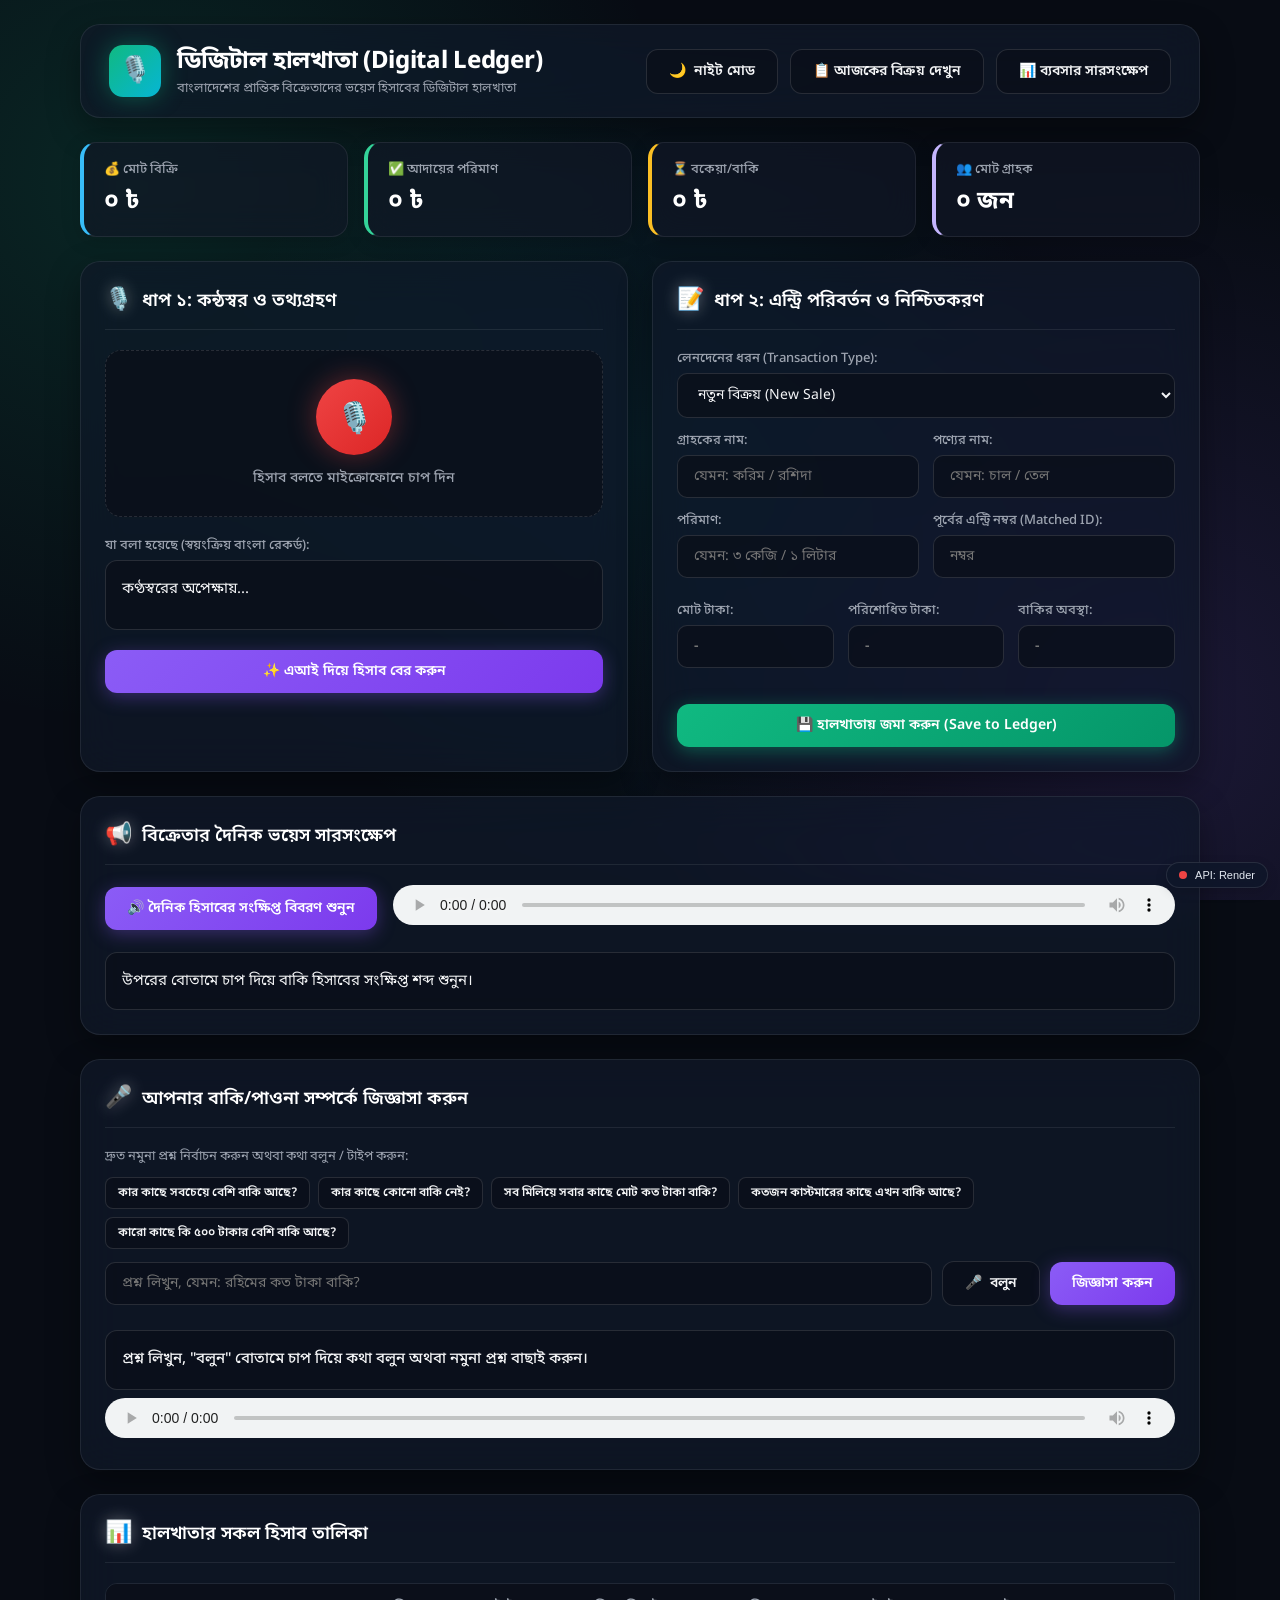
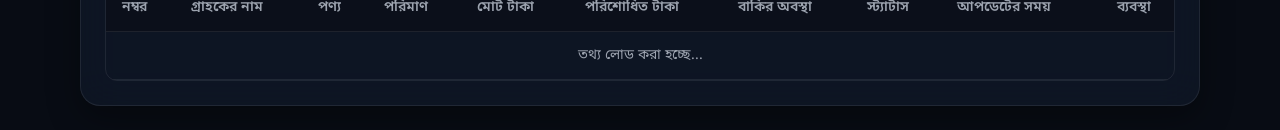
<file: frontend/index.html>
<!DOCTYPE html>
<html lang="bn">
<head>
    <meta charset="UTF-8">
    <meta name="viewport" content="width=device-width, initial-scale=1.0">
    <title>ভয়েস লেজার — বাংলা ভয়েস হিসাবের খাতা</title>

    <!-- Early theme init script to prevent theme flash -->
    <script>
        (function() {
            const savedTheme = localStorage.getItem("theme");
            if (savedTheme === "light") {
                document.documentElement.setAttribute("data-theme", "light");
            }
        })();
    </script>

    <!-- Google Fonts: Outfit & Noto Sans Bengali -->
    <link rel="preconnect" href="https://fonts.googleapis.com">
    <link rel="preconnect" href="https://fonts.gstatic.com" crossorigin>
    <link href="https://fonts.googleapis.com/css2?family=Noto+Sans+Bengali:wght@400;500;600;700&family=Outfit:wght@300;400;500;600;700&display=swap" rel="stylesheet">

    <style>
        :root {
            --bg-dark: #080c14;
            --bg-gradient: 
                radial-gradient(circle at 10% 20%, rgba(16, 185, 129, 0.15) 0%, transparent 40%),
                radial-gradient(circle at 90% 80%, rgba(139, 92, 246, 0.15) 0%, transparent 40%),
                radial-gradient(circle at 50% 50%, rgba(6, 182, 212, 0.1) 0%, transparent 55%);
            --card-bg: rgba(17, 24, 39, 0.75);
            --card-border: rgba(255, 255, 255, 0.08);
            --card-shadow: 0 12px 32px 0 rgba(0, 0, 0, 0.35);
            --accent-green: #10b981;
            --accent-green-glow: rgba(16, 185, 129, 0.4);
            --accent-teal: #06b6d4;
            --accent-cyan-glow: rgba(6, 182, 212, 0.35);
            --accent-purple: #8b5cf6;
            --accent-purple-glow: rgba(139, 92, 246, 0.35);
            --text-main: #f3f4f6;
            --text-muted: #9ca3af;
            --text-heading: #ffffff;
            --input-bg: rgba(11, 15, 25, 0.7);
            --input-border: rgba(255, 255, 255, 0.12);
            --input-text: #f3f4f6;
            --table-header-bg: rgba(11, 15, 25, 0.85);
            --table-row-hover: rgba(255, 255, 255, 0.04);
            --modal-bg: #111827;
            --kpi-bg: rgba(17, 24, 39, 0.65);
            --danger: #ef4444;
            --warning: #f59e0b;
        }

        [data-theme="light"] {
            --bg-dark: #f8fafc;
            --bg-gradient: 
                radial-gradient(circle at 10% 20%, rgba(16, 185, 129, 0.08) 0%, transparent 40%),
                radial-gradient(circle at 90% 80%, rgba(139, 92, 246, 0.08) 0%, transparent 40%),
                radial-gradient(circle at 50% 50%, rgba(6, 182, 212, 0.06) 0%, transparent 55%);
            --card-bg: rgba(255, 255, 255, 0.88);
            --card-border: rgba(0, 0, 0, 0.08);
            --card-shadow: 0 10px 30px 0 rgba(0, 0, 0, 0.06);
            --text-main: #1e293b;
            --text-muted: #64748b;
            --text-heading: #0f172a;
            --input-bg: #ffffff;
            --input-border: rgba(0, 0, 0, 0.15);
            --input-text: #0f172a;
            --table-header-bg: #f1f5f9;
            --table-row-hover: rgba(0, 0, 0, 0.03);
            --modal-bg: #ffffff;
            --kpi-bg: rgba(255, 255, 255, 0.85);
        }

        * {
            box-sizing: border-box;
            margin: 0;
            padding: 0;
        }

        body {
            font-family: 'Noto Sans Bengali', 'Outfit', sans-serif;
            background-color: var(--bg-dark);
            color: var(--text-main);
            background-image: var(--bg-gradient);
            background-attachment: fixed;
            min-height: 100vh;
            padding: 24px;
            display: flex;
            justify-content: center;
            transition: background-color 0.3s ease, color 0.3s ease;
        }

        .container {
            width: 100%;
            max-width: 1120px;
            display: flex;
            flex-direction: column;
            gap: 24px;
        }

        /* Header */
        header {
            display: flex;
            align-items: center;
            justify-content: space-between;
            background: var(--card-bg);
            border: 1px solid var(--card-border);
            backdrop-filter: blur(20px) saturate(180%);
            border-radius: 20px;
            padding: 20px 28px;
            box-shadow: var(--card-shadow);
        }

        .brand-title {
            display: flex;
            align-items: center;
            gap: 16px;
        }

        .brand-icon {
            width: 52px;
            height: 52px;
            background: linear-gradient(135deg, var(--accent-green), var(--accent-teal));
            border-radius: 14px;
            display: flex;
            align-items: center;
            justify-content: center;
            font-size: 26px;
            box-shadow: 0 0 24px var(--accent-green-glow);
            transition: transform 0.3s ease;
        }

        .brand-icon:hover {
            transform: rotate(6deg) scale(1.05);
        }

        .brand-text h1 {
            font-size: 24px;
            font-weight: 700;
            color: var(--text-heading);
            letter-spacing: -0.3px;
        }

        .brand-text p {
            font-size: 13px;
            color: var(--text-muted);
            margin-top: 2px;
        }

        .header-badges {
            display: flex;
            align-items: center;
            gap: 12px;
        }

        /* Layout Grid */
        .grid-layout {
            display: grid;
            grid-template-columns: 1fr 1fr;
            gap: 24px;
        }

        @media (max-width: 850px) {
            .grid-layout {
                grid-template-columns: 1fr;
            }
        }

        /* Glass Card */
        .glass-card {
            background: var(--card-bg);
            border: 1px solid var(--card-border);
            backdrop-filter: blur(20px) saturate(180%);
            border-radius: 20px;
            padding: 24px;
            display: flex;
            flex-direction: column;
            gap: 20px;
            box-shadow: var(--card-shadow);
            transition: transform 0.25s ease, border-color 0.25s ease, box-shadow 0.25s ease;
        }

        .glass-card:hover {
            border-color: rgba(255, 255, 255, 0.16);
        }

        .card-title {
            font-size: 18px;
            font-weight: 600;
            display: flex;
            align-items: center;
            gap: 10px;
            color: var(--text-heading);
            border-bottom: 1px solid var(--card-border);
            padding-bottom: 14px;
        }

        .card-title .icon {
            font-size: 22px;
            filter: drop-shadow(0 0 8px rgba(255, 255, 255, 0.3));
        }

        /* KPI Dashboard Grid */
        .kpi-grid {
            display: grid;
            grid-template-columns: repeat(4, 1fr);
            gap: 16px;
        }

        @media (max-width: 768px) {
            .kpi-grid {
                grid-template-columns: 1fr 1fr;
            }
        }

        @media (max-width: 480px) {
            .kpi-grid {
                grid-template-columns: 1fr;
            }
        }

        .kpi-card {
            background: var(--kpi-bg);
            border: 1px solid var(--card-border);
            backdrop-filter: blur(16px);
            border-radius: 16px;
            padding: 18px 20px;
            display: flex;
            flex-direction: column;
            gap: 8px;
            transition: transform 0.25s cubic-bezier(0.4, 0, 0.2, 1), border-color 0.25s ease, box-shadow 0.25s ease;
            box-shadow: 0 4px 20px rgba(0, 0, 0, 0.15);
        }

        .kpi-card:hover {
            transform: translateY(-4px);
            box-shadow: 0 8px 28px rgba(0, 0, 0, 0.25);
        }

        .kpi-title {
            font-size: 13px;
            color: var(--text-muted);
            display: flex;
            align-items: center;
            gap: 6px;
            font-weight: 500;
        }

        .kpi-value {
            font-size: 24px;
            font-weight: 700;
            font-family: 'Noto Sans Bengali', sans-serif;
            color: var(--text-heading);
        }

        /* Voice Input Controls */
        .input-methods {
            display: flex;
            flex-direction: column;
            gap: 16px;
        }

        .record-container {
            display: flex;
            flex-direction: column;
            align-items: center;
            justify-content: center;
            padding: 28px;
            background: var(--input-bg);
            border: 1px dashed var(--input-border);
            border-radius: 16px;
            gap: 14px;
            transition: border-color 0.2s ease;
        }

        .record-container:hover {
            border-color: rgba(239, 68, 68, 0.4);
        }

        .btn-record {
            width: 76px;
            height: 76px;
            border-radius: 50%;
            border: none;
            background: linear-gradient(135deg, #ef4444, #dc2626);
            color: white;
            font-size: 30px;
            cursor: pointer;
            display: flex;
            align-items: center;
            justify-content: center;
            box-shadow: 0 0 28px rgba(239, 68, 68, 0.4);
            transition: transform 0.25s cubic-bezier(0.4, 0, 0.2, 1), box-shadow 0.25s ease;
        }

        .btn-record:hover {
            transform: scale(1.08);
            box-shadow: 0 0 36px rgba(239, 68, 68, 0.65);
        }

        .btn-record.recording {
            animation: pulse-red 1.2s infinite;
        }

        @keyframes pulse-red {
            0% { transform: scale(1); box-shadow: 0 0 0 0 rgba(239, 68, 68, 0.8); }
            70% { transform: scale(1.1); box-shadow: 0 0 0 22px rgba(239, 68, 68, 0); }
            100% { transform: scale(1); box-shadow: 0 0 0 0 rgba(239, 68, 68, 0); }
        }

        .record-label {
            font-size: 14px;
            color: var(--text-muted);
            font-weight: 500;
        }

        .divider {
            display: flex;
            align-items: center;
            text-align: center;
            color: var(--text-muted);
            font-size: 12px;
            text-transform: uppercase;
            letter-spacing: 1px;
            margin: 4px 0;
        }

        .divider::before, .divider::after {
            content: '';
            flex: 1;
            border-bottom: 1px solid var(--card-border);
        }

        .divider span {
            padding: 0 12px;
        }

        /* Controls / Selectors */
        .form-group {
            display: flex;
            flex-direction: column;
            gap: 6px;
        }

        .form-group label {
            font-size: 13px;
            color: var(--text-muted);
            font-weight: 500;
        }

        select, input[type="text"], input[type="number"], input[type="file"] {
            width: 100%;
            padding: 11px 16px;
            background: var(--input-bg);
            border: 1px solid var(--input-border);
            border-radius: 10px;
            color: var(--input-text);
            font-family: inherit;
            font-size: 14px;
            outline: none;
            transition: border-color 0.2s ease, box-shadow 0.2s ease, background 0.3s ease;
        }

        select:focus, input:focus {
            border-color: var(--accent-teal);
            box-shadow: 0 0 0 3px var(--accent-cyan-glow);
        }

        /* Buttons */
        .btn {
            padding: 12px 22px;
            border-radius: 12px;
            border: none;
            font-family: inherit;
            font-size: 14px;
            font-weight: 600;
            cursor: pointer;
            display: inline-flex;
            align-items: center;
            justify-content: center;
            gap: 8px;
            transition: all 0.25s cubic-bezier(0.4, 0, 0.2, 1);
        }

        .btn-sm {
            padding: 7px 12px;
            font-size: 12px;
            border-radius: 8px;
        }

        .btn-primary {
            background: linear-gradient(135deg, var(--accent-green), #059669);
            color: white;
            box-shadow: 0 4px 18px var(--accent-green-glow);
        }

        .btn-primary:hover {
            transform: translateY(-2px);
            box-shadow: 0 6px 24px var(--accent-green-glow);
        }

        .btn-secondary {
            background: var(--input-bg);
            color: var(--text-main);
            border: 1px solid var(--input-border);
        }

        .btn-secondary:hover {
            background: var(--card-border);
            transform: translateY(-1px);
        }

        .btn-purple {
            background: linear-gradient(135deg, var(--accent-purple), #7c3aed);
            color: white;
            box-shadow: 0 4px 18px var(--accent-purple-glow);
        }

        .btn-purple:hover {
            transform: translateY(-2px);
            box-shadow: 0 6px 24px var(--accent-purple-glow);
        }

        .btn-danger {
            background: linear-gradient(135deg, #ef4444, #dc2626);
            color: white;
        }

        .btn-danger:hover {
            background: linear-gradient(135deg, #dc2626, #b91c1c);
        }

        .sample-q-btn {
            transition: all 0.2s cubic-bezier(0.4, 0, 0.2, 1);
        }

        .sample-q-btn:hover {
            background: rgba(139, 92, 246, 0.2);
            border-color: var(--accent-purple);
            color: #ffffff;
            transform: translateY(-1px);
        }

        /* Transcript Output Box */
        .transcript-box {
            background: var(--input-bg);
            border: 1px solid var(--input-border);
            border-radius: 12px;
            padding: 16px;
            min-height: 70px;
            font-family: 'Noto Sans Bengali', sans-serif;
            font-size: 15px;
            color: var(--text-main);
            line-height: 1.6;
        }

        audio {
            width: 100%;
            height: 40px;
            border-radius: 10px;
        }

        /* Form Grid */
        .form-grid {
            display: grid;
            grid-template-columns: 1fr 1fr;
            gap: 14px;
        }

        .three-col {
            grid-template-columns: 1fr 1fr 1fr;
        }

        .full-width {
            grid-column: span 2;
        }

        @media (max-width: 600px) {
            .three-col {
                grid-template-columns: 1fr;
            }
        }

        /* Table */
        .table-container {
            width: 100%;
            overflow-x: auto;
            border-radius: 12px;
            border: 1px solid var(--card-border);
        }

        table {
            width: 100%;
            border-collapse: collapse;
            font-size: 14px;
            font-family: 'Noto Sans Bengali', sans-serif;
            text-align: left;
        }

        th {
            background: var(--table-header-bg);
            color: var(--text-muted);
            padding: 14px 16px;
            font-weight: 600;
            border-bottom: 1px solid var(--card-border);
        }

        td {
            padding: 14px 16px;
            border-bottom: 1px solid var(--card-border);
            color: var(--text-main);
        }

        tr:hover td {
            background: var(--table-row-hover);
        }

        .status-pill {
            padding: 4px 10px;
            border-radius: 14px;
            font-size: 11px;
            font-weight: 600;
            text-transform: uppercase;
        }

        .status-baki {
            background: rgba(245, 158, 11, 0.15);
            color: #f59e0b;
            border: 1px solid rgba(245, 158, 11, 0.35);
        }

        .status-paid {
            background: rgba(16, 185, 129, 0.15);
            color: #10b981;
            border: 1px solid rgba(16, 185, 129, 0.35);
        }

        .status-advance {
            background: rgba(6, 182, 212, 0.15);
            color: #06b6d4;
            border: 1px solid rgba(6, 182, 212, 0.35);
        }

        /* Notifications & Spinners */
        .spinner {
            display: inline-block;
            width: 16px;
            height: 16px;
            border: 2px solid rgba(255, 255, 255, 0.3);
            border-radius: 50%;
            border-top-color: white;
            animation: spin 0.8s linear infinite;
        }

        @keyframes spin {
            to { transform: rotate(360deg); }
        }

        .alert-banner {
            padding: 14px 18px;
            border-radius: 12px;
            font-size: 14px;
            display: none;
            box-shadow: 0 4px 20px rgba(0, 0, 0, 0.2);
        }

        .alert-error {
            background: rgba(239, 68, 68, 0.15);
            color: #ef4444;
            border: 1px solid rgba(239, 68, 68, 0.35);
        }

        .alert-success {
            background: rgba(16, 185, 129, 0.15);
            color: #10b981;
            border: 1px solid rgba(16, 185, 129, 0.35);
        }

        /* Edit Row Modal */
        .modal-overlay {
            position: fixed;
            top: 0;
            left: 0;
            width: 100vw;
            height: 100vh;
            background: rgba(0, 0, 0, 0.75);
            backdrop-filter: blur(10px);
            display: none;
            align-items: center;
            justify-content: center;
            z-index: 1000;
        }

        .modal-content {
            background: var(--modal-bg);
            border: 1px solid var(--card-border);
            border-radius: 20px;
            width: 90%;
            max-width: 560px;
            padding: 28px;
            display: flex;
            flex-direction: column;
            gap: 18px;
            box-shadow: 0 16px 48px rgba(0, 0, 0, 0.4);
        }

        .modal-header {
            display: flex;
            justify-content: space-between;
            align-items: center;
            border-bottom: 1px solid var(--card-border);
            padding-bottom: 14px;
        }

        .modal-header h3 {
            font-size: 18px;
            color: var(--text-heading);
        }

        .home-grid {
            display: grid;
            grid-template-columns: repeat(auto-fit, minmax(220px, 1fr));
            gap: 16px;
            margin-bottom: 20px;
        }

        .book-card {
            background: var(--card-bg);
            border-radius: 12px;
            padding: 16px 20px;
            text-decoration: none;
            color: var(--text-heading);
            display: flex;
            align-items: center;
            gap: 12px;
            font-weight: 600;
            font-size: 15px;
            box-shadow: 0 4px 16px rgba(0,0,0,0.06);
            border: 1px solid var(--card-border);
            border-left: 5px solid var(--accent-green);
            transition: transform 0.2s ease, box-shadow 0.2s ease;
        }

        .book-card:hover {
            transform: translateY(-2px);
            box-shadow: 0 8px 24px rgba(0,0,0,0.12);
        }

        .book-card.ledger-book {
            border-left-color: #ef4444;
        }

        .book-card.sales-book {
            border-left-color: #10b981;
        }

        .book-card.summary-book {
            border-left-color: #4f46e5;
        }
    </style>
</head>
<body>

<div class="container">

    <!-- Header -->
    <header class="app-header">
        <div class="brand-title">
            <div class="brand-icon">🎙️</div>
            <div class="brand-text">
                <h1>ডিজিটাল হালখাতা (Digital Ledger)</h1>
                <p>বাংলাদেশের প্রান্তিক বিক্রেতাদের ভয়েস হিসাবের ডিজিটাল হালখাতা</p>
            </div>
        </div>
        <div class="header-badges">
            <button id="themeToggleBtn" class="btn btn-secondary" title="থিম পরিবর্তন করুন">
                <span id="themeToggleIcon">🌙</span> <span id="themeToggleText">নাইট মোড</span>
            </button>
            <a href="daily_sales.html" class="btn btn-secondary" style="text-decoration: none;">📋 আজকের বিক্রয় দেখুন</a>
            <a href="business_summary.html" class="btn btn-secondary" style="text-decoration: none;">📊 ব্যবসার সারসংক্ষেপ</a>
        </div>
    </header>

    <!-- Error Banner -->
    <div class="alert-banner alert-error" id="errorBanner"></div>

    <!-- Real-time 4 KPI Metric Cards Dashboard -->
    <div class="kpi-grid">
        <div class="kpi-card" style="border-left: 4px solid #38bdf8;">
            <div class="kpi-title">💰 মোট বিক্রি</div>
            <div class="kpi-value" id="kpiTotalSales">০ ৳</div>
        </div>

        <div class="kpi-card" style="border-left: 4px solid #34d399;">
            <div class="kpi-title">✅ আদায়ের পরিমাণ</div>
            <div class="kpi-value" id="kpiTotalPaid">০ ৳</div>
        </div>

        <div class="kpi-card" style="border-left: 4px solid #fbbf24;">
            <div class="kpi-title">⏳ বকেয়া/বাকি</div>
            <div class="kpi-value" id="kpiTotalDues">০ ৳</div>
        </div>

        <div class="kpi-card" style="border-left: 4px solid #c4b5fd;">
            <div class="kpi-title">👥 মোট গ্রাহক</div>
            <div class="kpi-value" id="kpiCustomerCount">০ জন</div>
        </div>
    </div>

    <div class="grid-layout">

        <!-- Column 1: Audio Input & Transcription -->
        <div class="glass-card">
            <div class="card-title">
                <span class="icon">🎙️</span> ধাপ ১: কন্ঠস্বর ও তথ্যগ্রহণ
            </div>

            <div class="input-methods">
                <!-- Live Mic Recording -->
                <div class="record-container">
                    <button id="recordBtn" class="btn-record" title="কথা বলতে মাইক্রোফোনে চাপ দিন">🎙️</button>
                    <div class="record-label" id="recordStatus">হিসাব বলতে মাইক্রোফোনে চাপ দিন</div>
                </div>




            </div>

            <!-- Transcript Output -->
            <div class="form-group">
                <label>যা বলা হয়েছে (স্বয়ংক্রিয় বাংলা রেকর্ড):</label>
                <div class="transcript-box" id="transcriptDisplay">কণ্ঠস্বরের অপেক্ষায়...</div>
            </div>

            <button id="extractBtn" class="btn btn-purple" disabled>
                <span>✨ এআই দিয়ে হিসাব বের করুন</span>
            </button>
        </div>

        <!-- Column 2: Extracted Entry Confirmation -->
        <div class="glass-card">
            <div class="card-title">
                <span class="icon">📝</span> ধাপ ২: এন্ট্রি পরিবর্তন ও নিশ্চিতকরণ
            </div>

            <div class="form-grid">
                <div class="form-group full-width">
                    <label for="editTransactionType">লেনদেনের ধরন (Transaction Type):</label>
                    <select id="editTransactionType">
                        <option value="new_sale">নতুন বিক্রয় (New Sale)</option>
                        <option value="update_existing">হিসাব আপডেট (Update Existing)</option>
                    </select>
                </div>

                <div class="form-group">
                    <label for="editCustomer">গ্রাহকের নাম:</label>
                    <input type="text" id="editCustomer" placeholder="যেমন: করিম / রশিদা">
                </div>

                <div class="form-group">
                    <label for="editItem">পণ্যের নাম:</label>
                    <input type="text" id="editItem" placeholder="যেমন: চাল / তেল">
                </div>

                <div class="form-group">
                    <label for="editQuantity">পরিমাণ:</label>
                    <input type="text" id="editQuantity" placeholder="যেমন: ৩ কেজি / ১ লিটার">
                </div>

                <div class="form-group">
                    <label for="editMatchedId">পূর্বের এন্ট্রি নম্বর (Matched ID):</label>
                    <input type="number" id="editMatchedId" placeholder="নম্বর">
                </div>
            </div>

            <!-- Preview Amount Fields (Bangla Numerals) -->
            <div class="form-grid three-col" style="margin-top: 4px;">
                <div class="form-group">
                    <label for="editTotalAmount">মোট টাকা:</label>
                    <input type="text" id="editTotalAmount" placeholder="-" style="font-weight: 600; color: #38bdf8;">
                </div>

                <div class="form-group">
                    <label for="editPaidAmount">পরিশোধিত টাকা:</label>
                    <input type="text" id="editPaidAmount" placeholder="-" style="font-weight: 600; color: #34d399;">
                </div>

                <div class="form-group">
                    <label for="editDueAmount">বাকির অবস্থা:</label>
                    <input type="text" id="editDueAmount" placeholder="-" style="font-weight: 600; color: #fbbf24;">
                </div>
            </div>

            <button id="confirmBtn" class="btn btn-primary" disabled style="margin-top: 16px;">
                <span>💾 হালখাতায় জমা করুন (Save to Ledger)</span>
            </button>
        </div>

    </div>

    <!-- Daily Summary Card -->
    <div class="glass-card">
        <div class="card-title">
            <span class="icon">📢</span> বিক্রেতার দৈনিক ভয়েস সারসংক্ষেপ
        </div>
        <div style="display: flex; gap: 16px; align-items: center; flex-wrap: wrap;">
            <button id="getSummaryBtn" class="btn btn-purple">
                <span>🔊 দৈনিক হিসাবের সংক্ষিপ্ত বিবরণ শুনুন</span>
            </button>
            <div style="flex: 1; min-width: 250px;">
                <audio id="summaryAudioPlayer" controls></audio>
            </div>
        </div>
        <div class="transcript-box" id="summaryTextDisplay" style="min-height: 50px;">
            উপরের বোতামে চাপ দিয়ে বাকি হিসাবের সংক্ষিপ্ত শব্দ শুনুন।
        </div>
    </div>

    <!-- Read-Only Q&A Insights Card: Ask about dues -->
    <div class="glass-card" id="insightsCard">
        <div class="card-title">
            <span class="icon">🎤</span> আপনার বাকি/পাওনা সম্পর্কে জিজ্ঞাসা করুন
        </div>
        
        <div style="display: flex; flex-direction: column; gap: 12px;">
            <div style="font-size: 13px; color: var(--text-muted);">
                দ্রুত নমুনা প্রশ্ন নির্বাচন করুন অথবা কথা বলুন / টাইপ করুন:
            </div>
            <div style="display: flex; gap: 8px; flex-wrap: wrap;">
                <button class="btn btn-secondary btn-sm sample-q-btn">কার কাছে সবচেয়ে বেশি বাকি আছে?</button>
                <button class="btn btn-secondary btn-sm sample-q-btn">কার কাছে কোনো বাকি নেই?</button>
                <button class="btn btn-secondary btn-sm sample-q-btn">সব মিলিয়ে সবার কাছে মোট কত টাকা বাকি?</button>
                <button class="btn btn-secondary btn-sm sample-q-btn">কতজন কাস্টমারের কাছে এখন বাকি আছে?</button>
                <button class="btn btn-secondary btn-sm sample-q-btn">কারো কাছে কি ৫০০ টাকার বেশি বাকি আছে?</button>
            </div>

            <!-- Dual-Input Panel (Text Input + Voice Mic Button) -->
            <div style="display: flex; gap: 10px; align-items: center; flex-wrap: wrap;">
                <input type="text" id="insightsQuestionInput" placeholder="প্রশ্ন লিখুন, যেমন: রহিমের কত টাকা বাকি?" style="flex: 1; min-width: 260px;">
                <button id="askInsightsRecordBtn" class="btn btn-secondary" title="প্রশ্ন বলতে চাপ দিন">
                    <span id="askInsightsRecordIcon">🎤</span> <span id="askInsightsRecordLabel">বলুন</span>
                </button>
                <button id="askInsightsBtn" class="btn btn-purple" disabled>
                    <span>জিজ্ঞাসা করুন</span>
                </button>
            </div>

            <!-- Question & Answer Display Panel -->
            <div style="display: flex; flex-direction: column; gap: 8px; margin-top: 4px;">
                <div style="font-size: 13px; color: var(--accent-teal); font-weight: 500;" id="insightsQuestionDisplay"></div>
                <div class="transcript-box" id="insightsAnswerDisplay" style="min-height: 60px; font-weight: 500;">
                    প্রশ্ন লিখুন, "বলুন" বোতামে চাপ দিয়ে কথা বলুন অথবা নমুনা প্রশ্ন বাছাই করুন।
                </div>
                <div style="display: flex; gap: 16px; align-items: center; flex-wrap: wrap;">
                    <div style="flex: 1; min-width: 250px;">
                        <audio id="insightsAudioPlayer" controls></audio>
                    </div>
                </div>
            </div>
        </div>
    </div>

    <!-- Live Ledger Table Card -->
    <div class="glass-card">
        <div class="card-title">
            <span class="icon">📊</span> হালখাতার সকল হিসাব তালিকা
        </div>
        
        <div class="table-container">
            <table>
                <thead>
                    <tr>
                        <th>নম্বর</th>
                        <th>গ্রাহকের নাম</th>
                        <th>পণ্য</th>
                        <th>পরিমাণ</th>
                        <th>মোট টাকা</th>
                        <th>পরিশোধিত টাকা</th>
                        <th>বাকির অবস্থা</th>
                        <th>স্ট্যাটাস</th>
                        <th>আপডেটের সময়</th>
                        <th style="text-align: center;">ব্যবস্থা</th>
                    </tr>
                </thead>
                <tbody id="ledgerTableBody">
                    <tr>
                        <td colspan="10" style="text-align: center; color: var(--text-muted);">তথ্য লোড করা হচ্ছে...</td>
                    </tr>
                </tbody>
            </table>
        </div>
    </div>

</div>

<!-- Direct Row Edit Modal -->
<div class="modal-overlay" id="editModalOverlay">
    <div class="modal-content">
        <div class="modal-header">
            <h3>✏️ হালখাতার হিসাব পরিবর্তন করুন</h3>
            <button class="modal-close" id="modalCloseBtn">&times;</button>
        </div>
        <input type="hidden" id="modalEntryId">
        <div class="form-group">
            <label for="modalCustomer">গ্রাহকের নাম:</label>
            <input type="text" id="modalCustomer">
        </div>
        <div class="form-group">
            <label for="modalItem">পণ্যের নাম:</label>
            <input type="text" id="modalItem">
        </div>
        <div class="form-group">
            <label for="modalQuantity">পরিমাণ:</label>
            <input type="text" id="modalQuantity">
        </div>
        <div class="form-grid three-col">
            <div class="form-group">
                <label for="modalTotal">মোট টাকা:</label>
                <input type="number" id="modalTotal">
            </div>
            <div class="form-group">
                <label for="modalPaid">পরিশোধিত টাকা:</label>
                <input type="number" id="modalPaid">
            </div>
            <div class="form-group">
                <label for="modalDue">বাকির অবস্থা:</label>
                <input type="number" id="modalDue">
            </div>
        </div>
        <div style="display: flex; gap: 10px; justify-content: flex-end; margin-top: 12px;">
            <button class="btn btn-secondary" id="modalCancelBtn">বাতিল</button>
            <button class="btn btn-primary" id="modalSaveBtn">সংরক্ষণ করুন</button>
        </div>
    </div>
</div>

<script src="config.js"></script>
<script src="app.js"></script>
</body>
</html>
</file>
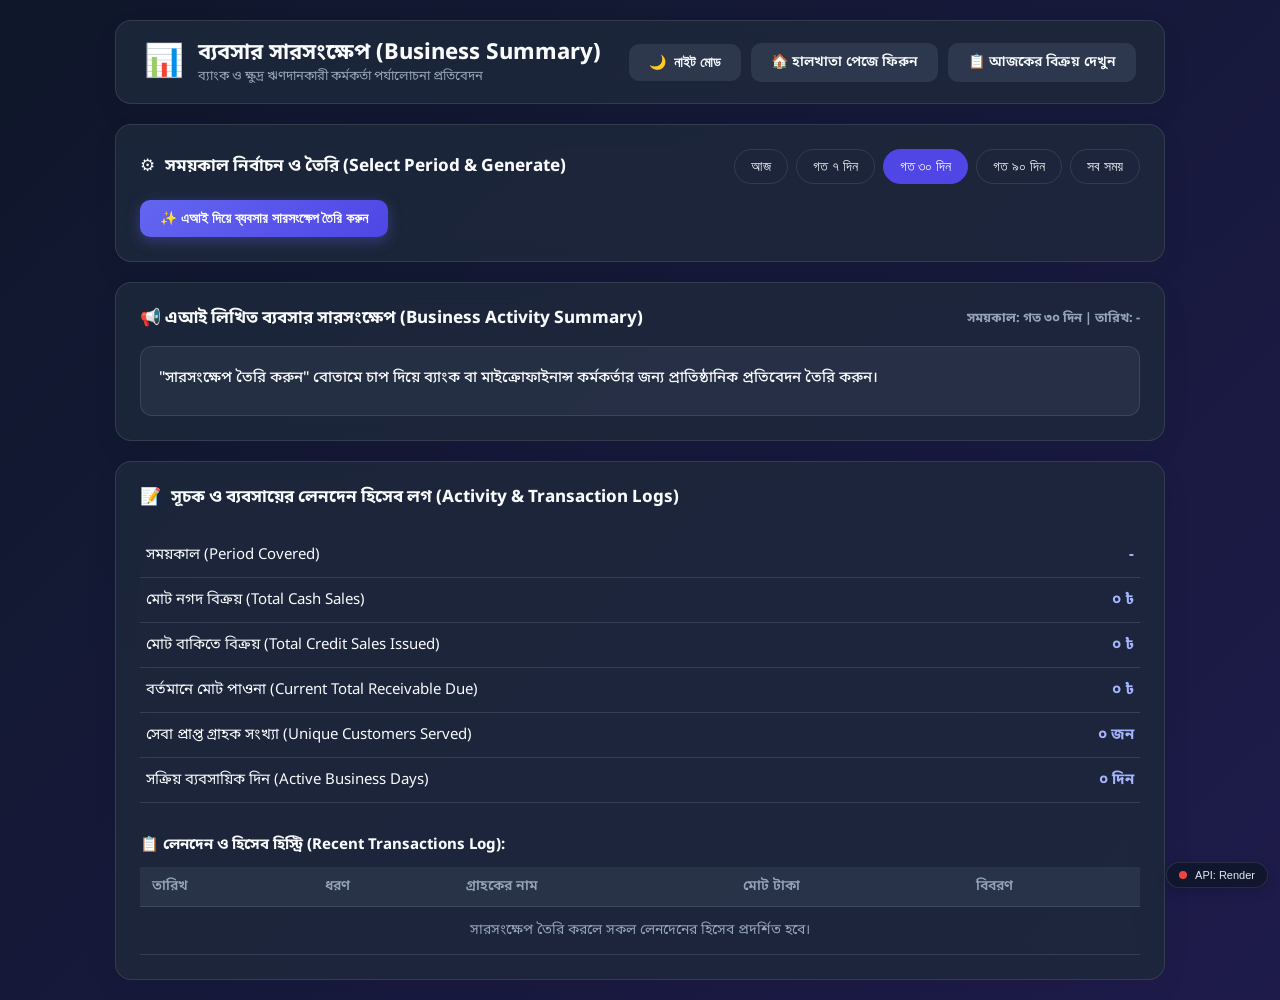
<file: frontend/business_summary.html>
<!DOCTYPE html>
<html lang="bn" data-theme="light">
<head>
    <meta charset="UTF-8">
    <meta name="viewport" content="width=device-width, initial-scale=1.0">
    <title>ব্যবসার সারসংক্ষেপ (Business Summary)</title>

    <!-- Early theme init script to prevent theme flash -->
    <script>
        (function() {
            const savedTheme = localStorage.getItem("theme");
            if (savedTheme === "light") {
                document.documentElement.setAttribute("data-theme", "light");
            }
        })();
    </script>

    <!-- Google Fonts: Outfit & Noto Sans Bengali -->
    <link rel="preconnect" href="https://fonts.googleapis.com">
    <link rel="preconnect" href="https://fonts.gstatic.com" crossorigin>
    <link href="https://fonts.googleapis.com/css2?family=Noto+Sans+Bengali:wght@400;500;600;700&family=Outfit:wght@300;400;500;600;700&display=swap" rel="stylesheet">

    <style>
        :root {
            --bg-gradient: linear-gradient(135deg, #f0fdf4 0%, #e0f2fe 100%);
            --card-bg: rgba(255, 255, 255, 0.85);
            --card-border: rgba(255, 255, 255, 0.6);
            --text-heading: #0f172a;
            --text-muted: #64748b;
            --accent-green: #10b981;
            --accent-teal: #0d9488;
            --night-indigo: #312e81;
            --khata-red: #dc2626;
            --radius: 16px;
            --font-body: 'Noto Sans Bengali', 'Outfit', system-ui, -apple-system, sans-serif;
            --shadow-soft: 0 10px 30px rgba(0, 0, 0, 0.05);
        }

        [data-theme="dark"] {
            --bg-gradient: linear-gradient(135deg, #0f172a 0%, #1e1b4b 100%);
            --card-bg: rgba(30, 41, 59, 0.85);
            --card-border: rgba(255, 255, 255, 0.1);
            --text-heading: #f8fafc;
            --text-muted: #94a3b8;
            --accent-green: #34d399;
            --accent-teal: #2dd4bf;
            --night-indigo: #a5b4fc;
        }

        * { box-sizing: border-box; margin: 0; padding: 0; }
        body {
            font-family: var(--font-body);
            background: var(--bg-gradient);
            color: var(--text-heading);
            min-height: 100vh;
            padding: 20px;
        }

        .container {
            max-width: 1050px;
            margin: 0 auto;
            display: flex;
            flex-direction: column;
            gap: 20px;
        }

        /* App Header */
        .app-header {
            display: flex;
            justify-content: space-between;
            align-items: center;
            flex-wrap: wrap;
            gap: 16px;
            padding: 18px 28px;
            background: var(--card-bg);
            backdrop-filter: blur(12px);
            border-radius: var(--radius);
            border: 1px solid var(--card-border);
            box-shadow: var(--shadow-soft);
        }

        .brand-title {
            display: flex;
            align-items: center;
            gap: 14px;
        }

        .brand-icon { font-size: 32px; }
        .brand-text h1 { font-size: 22px; color: var(--text-heading); }
        .brand-text p { font-size: 13px; color: var(--text-muted); }

        .header-badges {
            display: flex;
            gap: 10px;
            align-items: center;
            flex-wrap: wrap;
        }

        /* Buttons */
        .btn {
            padding: 10px 20px;
            border-radius: 10px;
            border: none;
            font-weight: 600;
            font-size: 14px;
            cursor: pointer;
            transition: all 0.2s ease;
            display: inline-flex;
            align-items: center;
            gap: 8px;
            text-decoration: none;
        }

        .btn-secondary {
            background: rgba(148, 163, 184, 0.15);
            color: var(--text-heading);
        }
        .btn-secondary:hover { background: rgba(148, 163, 184, 0.25); }

        .btn-purple {
            background: linear-gradient(135deg, #6366f1 0%, #4f46e5 100%);
            color: white;
            box-shadow: 0 4px 14px rgba(99, 102, 241, 0.35);
        }
        .btn-purple:hover { transform: translateY(-1px); opacity: 0.95; }

        /* Glass Cards */
        .glass-card {
            background: var(--card-bg);
            backdrop-filter: blur(12px);
            border-radius: var(--radius);
            border: 1px solid var(--card-border);
            padding: 24px;
            box-shadow: var(--shadow-soft);
            display: flex;
            flex-direction: column;
            gap: 16px;
        }

        .card-title {
            font-size: 17px;
            font-weight: 700;
            color: var(--text-heading);
            display: flex;
            align-items: center;
            gap: 10px;
        }

        /* Filter Bar */
        .filter-bar {
            display: flex;
            gap: 8px;
            flex-wrap: wrap;
        }

        .filter-btn {
            padding: 8px 16px;
            border-radius: 20px;
            border: 1px solid var(--card-border);
            background: transparent;
            color: var(--text-heading);
            font-weight: 500;
            font-size: 14px;
            cursor: pointer;
            transition: all 0.2s ease;
        }

        .filter-btn.active {
            background: #4f46e5;
            color: white;
            border-color: #4f46e5;
        }

        /* Transcript & Summary Box */
        .transcript-box {
            background: rgba(148, 163, 184, 0.08);
            border: 1px solid var(--card-border);
            border-radius: 12px;
            padding: 18px;
            font-size: 15px;
            line-height: 1.8;
            color: var(--text-heading);
        }

        /* Tables */
        .summary-stats-table {
            width: 100%;
            border-collapse: collapse;
            margin-top: 8px;
        }

        .summary-stats-table td {
            padding: 12px 6px;
            border-bottom: 1px solid rgba(148, 163, 184, 0.2);
            font-size: 15px;
        }

        .summary-stats-table td:last-child {
            text-align: right;
            font-weight: 700;
            color: var(--night-indigo);
        }

        .items-table {
            width: 100%;
            border-collapse: collapse;
            margin-top: 12px;
        }

        .items-table th, .items-table td {
            padding: 10px 12px;
            text-align: left;
            border-bottom: 1px solid rgba(148, 163, 184, 0.2);
            font-size: 14px;
        }

        .items-table th {
            background: rgba(148, 163, 184, 0.1);
            color: var(--text-muted);
            font-weight: 600;
        }

        .spinner {
            display: inline-block;
            width: 16px;
            height: 16px;
            border: 2px solid rgba(255,255,255,0.3);
            border-radius: 50%;
            border-top-color: white;
            animation: spin 0.8s linear infinite;
        }
        @keyframes spin { to { transform: rotate(360deg); } }
    </style>
</head>
<body>

<div class="container">

    <!-- Header -->
    <header class="app-header">
        <div class="brand-title">
            <div class="brand-icon">📊</div>
            <div class="brand-text">
                <h1>ব্যবসার সারসংক্ষেপ (Business Summary)</h1>
                <p>ব্যাংক ও ক্ষুদ্র ঋণদানকারী কর্মকর্তা পর্যালোচনা প্রতিবেদন</p>
            </div>
        </div>
        <div class="header-badges">
            <button id="themeToggleBtn" class="btn btn-secondary" title="থিম পরিবর্তন করুন">
                <span id="themeToggleIcon">🌙</span> <span id="themeToggleText">নাইট মোড</span>
            </button>
            <a href="index.html" class="btn btn-secondary" style="text-decoration: none;">🏠 হালখাতা পেজে ফিরুন</a>
            <a href="daily_sales.html" class="btn btn-secondary" style="text-decoration: none;">📋 আজকের বিক্রয় দেখুন</a>
        </div>
    </header>

    <!-- Period Selection & Generation Card -->
    <div class="glass-card filter-card">
        <div class="card-title" style="justify-content: space-between; flex-wrap: wrap; gap: 12px;">
            <div style="display: flex; align-items: center; gap: 10px;">
                <span class="icon">⚙️</span> সময়কাল নির্বাচন ও তৈরি (Select Period & Generate)
            </div>
            <div class="filter-bar">
                <button class="filter-btn" data-range="today">আজ</button>
                <button class="filter-btn" data-range="7days">গত ৭ দিন</button>
                <button class="filter-btn active" data-range="30days">গত ৩০ দিন</button>
                <button class="filter-btn" data-range="90days">গত ৯০ দিন</button>
                <button class="filter-btn" data-range="all">সব সময়</button>
            </div>
        </div>

        <button id="generateBtn" class="btn btn-purple" style="align-self: flex-start;">
            <span>✨ এআই দিয়ে ব্যবসার সারসংক্ষেপ তৈরি করুন</span>
        </button>
    </div>

    <!-- AI Generated Summary Narrative Card -->
    <div class="glass-card">
        <div class="card-title" style="justify-content: space-between; flex-wrap: wrap; gap: 12px;">
            <div>
                <span class="icon">📢</span> এআই লিখিত ব্যবসার সারসংক্ষেপ (Business Activity Summary)
            </div>
            <div style="font-size: 13px; color: var(--text-muted);" id="summaryMeta">
                সময়কাল: গত ৩০ দিন | তারিখ: -
            </div>
        </div>

        <div class="transcript-box" id="summaryNarrativeDisplay" style="min-height: 70px; font-weight: 500;">
            "সারসংক্ষেপ তৈরি করুন" বোতামে চাপ দিয়ে ব্যাংক বা মাইক্রোফাইনান্স কর্মকর্তার জন্য প্রাতিষ্ঠানিক প্রতিবেদন তৈরি করুন।
        </div>
    </div>

    <!-- Detailed Metrics & Activity Logs Card -->
    <div class="glass-card">
        <div class="card-title">
            <span class="icon">📝</span> সূচক ও ব্যবসায়ের লেনদেন হিসেব লগ (Activity & Transaction Logs)
        </div>

        <!-- Stats Table -->
        <table class="summary-stats-table">
            <tbody id="summaryStatsBody">
                <tr><td>সময়কাল (Period Covered)</td><td id="statPeriodLabel">-</td></tr>
                <tr><td>মোট নগদ বিক্রয় (Total Cash Sales)</td><td id="statCashSales">০ ৳</td></tr>
                <tr><td>মোট বাকিতে বিক্রয় (Total Credit Sales Issued)</td><td id="statCreditSales">০ ৳</td></tr>
                <tr><td>বর্তমানে মোট পাওনা (Current Total Receivable Due)</td><td id="statCurrentDue">০ ৳</td></tr>
                <tr><td>সেবা প্রাপ্ত গ্রাহক সংখ্যা (Unique Customers Served)</td><td id="statUniqueCustomers">০ জন</td></tr>
                <tr><td>সক্রিয় ব্যবসায়িক দিন (Active Business Days)</td><td id="statActiveDays">০ দিন</td></tr>
            </tbody>
        </table>

        <!-- Activity Logs Table -->
        <div style="margin-top: 16px;">
            <div style="font-weight: 700; font-size: 15px; margin-bottom: 8px;">
                📋 লেনদেন ও হিসেব হিস্ট্রি (Recent Transactions Log):
            </div>
            <table class="items-table">
                <thead>
                    <tr>
                        <th>তারিখ</th>
                        <th>ধরণ</th>
                        <th>গ্রাহকের নাম</th>
                        <th>মোট টাকা</th>
                        <th>বিবরণ</th>
                    </tr>
                </thead>
                <tbody id="activityLogsBody">
                    <tr>
                        <td colspan="5" style="text-align: center; color: var(--text-muted); padding: 14px;">
                            সারসংক্ষেপ তৈরি করলে সকল লেনদেনের হিসেব প্রদর্শিত হবে।
                        </td>
                    </tr>
                </tbody>
            </table>
        </div>
    </div>

</div>

<script src="config.js"></script>
<script src="business_summary.js"></script>
</body>
</html>
</file>
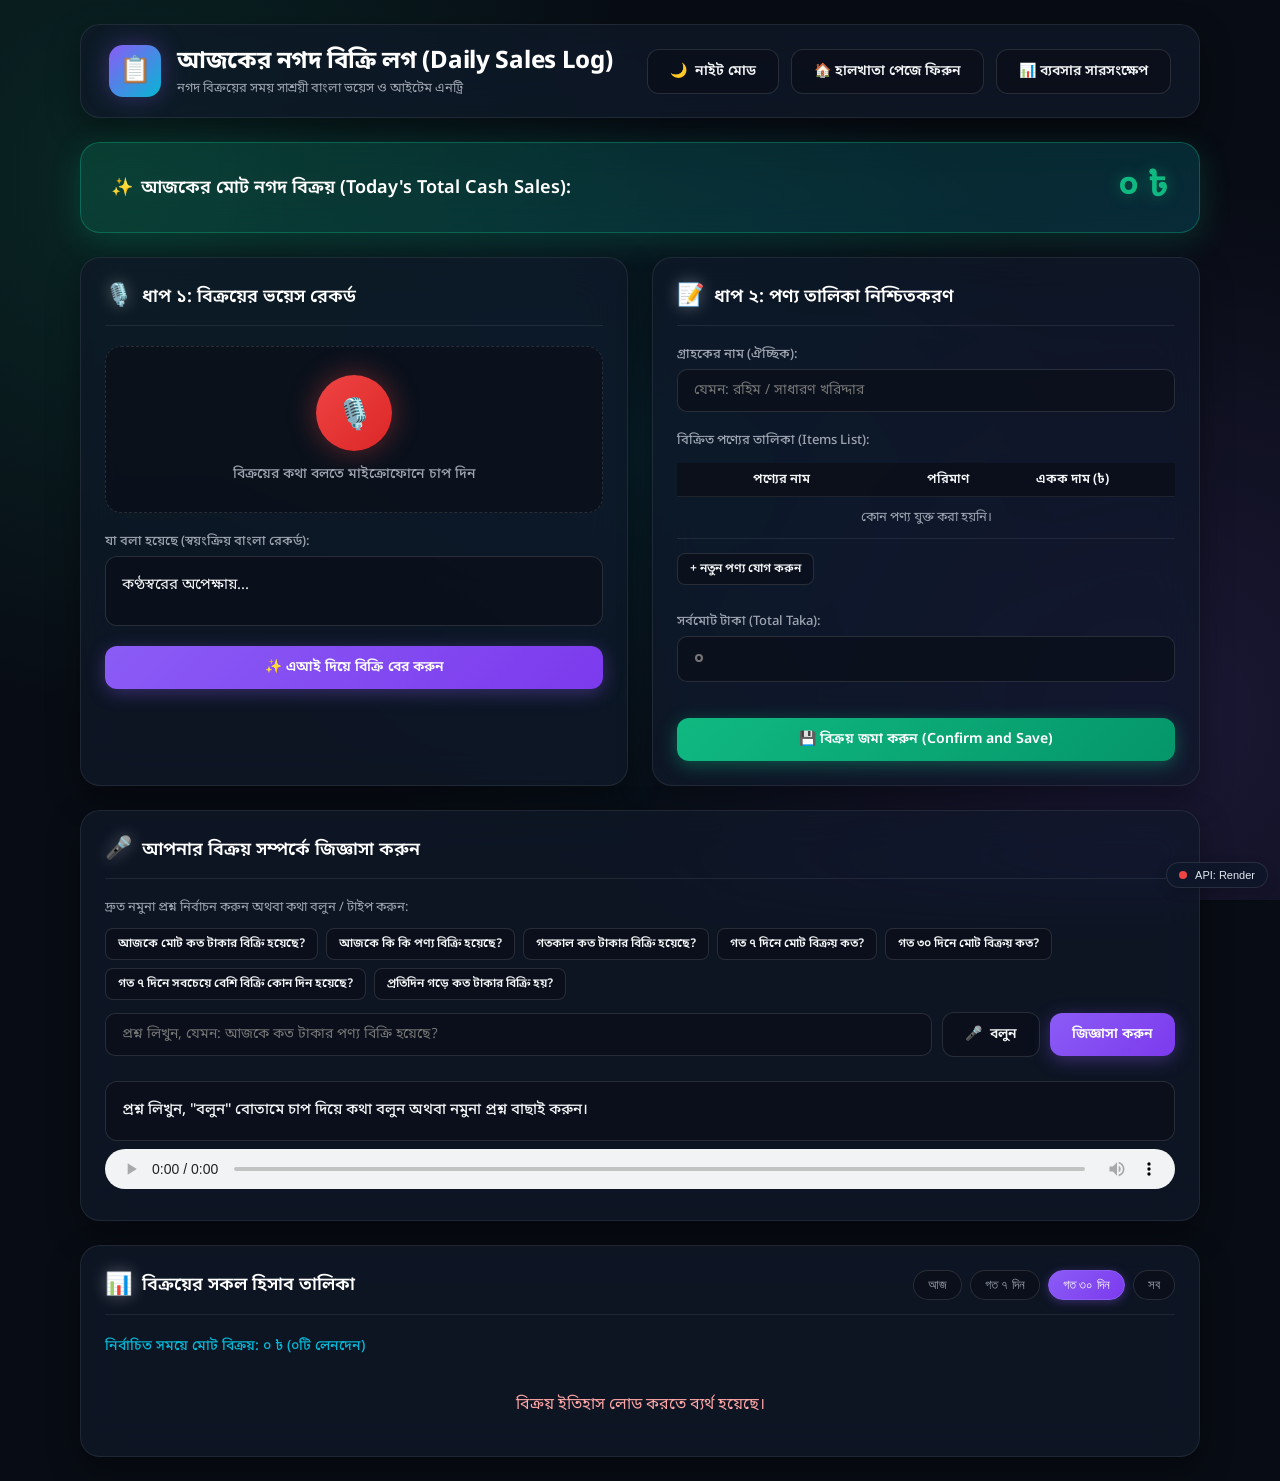
<file: frontend/daily_sales.html>
<!DOCTYPE html>
<html lang="bn">
<head>
    <meta charset="UTF-8">
    <meta name="viewport" content="width=device-width, initial-scale=1.0">
    <title>নগদ বিক্রি লগ — ডিজিটাল হিসাবখাতা</title>

    <!-- Early theme init script to prevent theme flash -->
    <script>
        (function() {
            const savedTheme = localStorage.getItem("theme");
            if (savedTheme === "light") {
                document.documentElement.setAttribute("data-theme", "light");
            }
        })();
    </script>

    <!-- Google Fonts: Outfit & Noto Sans Bengali -->
    <link rel="preconnect" href="https://fonts.googleapis.com">
    <link rel="preconnect" href="https://fonts.gstatic.com" crossorigin>
    <link href="https://fonts.googleapis.com/css2?family=Noto+Sans+Bengali:wght@400;500;600;700&family=Outfit:wght@300;400;500;600;700&display=swap" rel="stylesheet">

    <style>
        :root {
            --bg-dark: #080c14;
            --bg-gradient: 
                radial-gradient(circle at 10% 20%, rgba(16, 185, 129, 0.15) 0%, transparent 40%),
                radial-gradient(circle at 90% 80%, rgba(139, 92, 246, 0.15) 0%, transparent 40%),
                radial-gradient(circle at 50% 50%, rgba(6, 182, 212, 0.1) 0%, transparent 55%);
            --card-bg: rgba(17, 24, 39, 0.75);
            --card-border: rgba(255, 255, 255, 0.08);
            --card-shadow: 0 12px 32px 0 rgba(0, 0, 0, 0.35);
            --accent-green: #10b981;
            --accent-green-glow: rgba(16, 185, 129, 0.4);
            --accent-teal: #06b6d4;
            --accent-cyan-glow: rgba(6, 182, 212, 0.35);
            --accent-purple: #8b5cf6;
            --accent-purple-glow: rgba(139, 92, 246, 0.35);
            --text-main: #f3f4f6;
            --text-muted: #9ca3af;
            --text-heading: #ffffff;
            --input-bg: rgba(11, 15, 25, 0.7);
            --input-border: rgba(255, 255, 255, 0.12);
            --input-text: #f3f4f6;
            --table-header-bg: rgba(11, 15, 25, 0.85);
            --table-row-hover: rgba(255, 255, 255, 0.04);
            --modal-bg: #111827;
            --kpi-bg: rgba(17, 24, 39, 0.65);
            --danger: #ef4444;
            --warning: #f59e0b;
        }

        [data-theme="light"] {
            --bg-dark: #f8fafc;
            --bg-gradient: 
                radial-gradient(circle at 10% 20%, rgba(16, 185, 129, 0.08) 0%, transparent 40%),
                radial-gradient(circle at 90% 80%, rgba(139, 92, 246, 0.08) 0%, transparent 40%),
                radial-gradient(circle at 50% 50%, rgba(6, 182, 212, 0.06) 0%, transparent 55%);
            --card-bg: rgba(255, 255, 255, 0.88);
            --card-border: rgba(0, 0, 0, 0.08);
            --card-shadow: 0 10px 30px 0 rgba(0, 0, 0, 0.06);
            --text-main: #1e293b;
            --text-muted: #64748b;
            --text-heading: #0f172a;
            --input-bg: #ffffff;
            --input-border: rgba(0, 0, 0, 0.15);
            --input-text: #0f172a;
            --table-header-bg: #f1f5f9;
            --table-row-hover: rgba(0, 0, 0, 0.03);
            --modal-bg: #ffffff;
            --kpi-bg: rgba(255, 255, 255, 0.85);
        }

        * {
            box-sizing: border-box;
            margin: 0;
            padding: 0;
        }

        body {
            font-family: 'Noto Sans Bengali', 'Outfit', sans-serif;
            background-color: var(--bg-dark);
            color: var(--text-main);
            background-image: var(--bg-gradient);
            background-attachment: fixed;
            min-height: 100vh;
            padding: 24px;
            display: flex;
            justify-content: center;
            transition: background-color 0.3s ease, color 0.3s ease;
        }

        .container {
            width: 100%;
            max-width: 1120px;
            display: flex;
            flex-direction: column;
            gap: 24px;
        }

        /* Header */
        header {
            display: flex;
            align-items: center;
            justify-content: space-between;
            background: var(--card-bg);
            border: 1px solid var(--card-border);
            backdrop-filter: blur(20px) saturate(180%);
            border-radius: 20px;
            padding: 20px 28px;
            box-shadow: var(--card-shadow);
        }

        .brand-title {
            display: flex;
            align-items: center;
            gap: 16px;
        }

        .brand-icon {
            width: 52px;
            height: 52px;
            background: linear-gradient(135deg, var(--accent-purple), var(--accent-teal));
            border-radius: 14px;
            display: flex;
            align-items: center;
            justify-content: center;
            font-size: 26px;
            box-shadow: 0 0 24px var(--accent-purple-glow);
            transition: transform 0.3s ease;
        }

        .brand-icon:hover {
            transform: rotate(-6deg) scale(1.05);
        }

        .brand-text h1 {
            font-size: 24px;
            font-weight: 700;
            color: var(--text-heading);
            letter-spacing: -0.3px;
        }

        .brand-text p {
            font-size: 13px;
            color: var(--text-muted);
            margin-top: 2px;
        }

        /* Running Total Hero Banner */
        .total-banner {
            background: linear-gradient(135deg, rgba(16, 185, 129, 0.18), rgba(6, 182, 212, 0.18));
            border: 1px solid rgba(16, 185, 129, 0.35);
            backdrop-filter: blur(16px);
            border-radius: 20px;
            padding: 22px 30px;
            display: flex;
            align-items: center;
            justify-content: space-between;
            box-shadow: 0 8px 32px rgba(16, 185, 129, 0.2);
            transition: transform 0.25s ease;
        }

        .total-banner:hover {
            transform: translateY(-2px);
        }

        .total-banner-text {
            font-size: 18px;
            font-weight: 600;
            color: var(--text-heading);
            display: flex;
            align-items: center;
            gap: 8px;
        }

        .total-banner-value {
            font-size: 34px;
            font-weight: 700;
            color: var(--accent-green);
            font-family: 'Noto Sans Bengali', sans-serif;
            text-shadow: 0 0 16px var(--accent-green-glow);
        }

        /* Layout Grid */
        .grid-layout {
            display: grid;
            grid-template-columns: 1fr 1fr;
            gap: 24px;
        }

        @media (max-width: 850px) {
            .grid-layout {
                grid-template-columns: 1fr;
            }
        }

        /* Glass Card */
        .glass-card {
            background: var(--card-bg);
            border: 1px solid var(--card-border);
            backdrop-filter: blur(20px) saturate(180%);
            border-radius: 20px;
            padding: 24px;
            display: flex;
            flex-direction: column;
            gap: 20px;
            box-shadow: var(--card-shadow);
            transition: transform 0.25s ease, border-color 0.25s ease, box-shadow 0.25s ease;
        }

        .glass-card:hover {
            border-color: rgba(255, 255, 255, 0.16);
        }

        .card-title {
            font-size: 18px;
            font-weight: 600;
            display: flex;
            align-items: center;
            gap: 10px;
            color: var(--text-heading);
            border-bottom: 1px solid var(--card-border);
            padding-bottom: 14px;
        }

        .card-title .icon {
            font-size: 22px;
            filter: drop-shadow(0 0 8px rgba(255, 255, 255, 0.3));
        }

        /* Voice Input Controls */
        .input-methods {
            display: flex;
            flex-direction: column;
            gap: 16px;
        }

        .record-container {
            display: flex;
            flex-direction: column;
            align-items: center;
            justify-content: center;
            padding: 28px;
            background: var(--input-bg);
            border: 1px dashed var(--input-border);
            border-radius: 16px;
            gap: 14px;
            transition: border-color 0.2s ease;
        }

        .record-container:hover {
            border-color: rgba(239, 68, 68, 0.4);
        }

        .btn-record {
            width: 76px;
            height: 76px;
            border-radius: 50%;
            border: none;
            background: linear-gradient(135deg, #ef4444, #dc2626);
            color: white;
            font-size: 30px;
            cursor: pointer;
            display: flex;
            align-items: center;
            justify-content: center;
            box-shadow: 0 0 28px rgba(239, 68, 68, 0.4);
            transition: transform 0.25s cubic-bezier(0.4, 0, 0.2, 1), box-shadow 0.25s ease;
        }

        .btn-record:hover {
            transform: scale(1.08);
            box-shadow: 0 0 36px rgba(239, 68, 68, 0.65);
        }

        .btn-record.recording {
            animation: pulse-red 1.2s infinite;
        }

        @keyframes pulse-red {
            0% { transform: scale(1); box-shadow: 0 0 0 0 rgba(239, 68, 68, 0.8); }
            70% { transform: scale(1.1); box-shadow: 0 0 0 22px rgba(239, 68, 68, 0); }
            100% { transform: scale(1); box-shadow: 0 0 0 0 rgba(239, 68, 68, 0); }
        }

        .record-label {
            font-size: 14px;
            color: var(--text-muted);
            font-weight: 500;
        }

        .divider {
            display: flex;
            align-items: center;
            text-align: center;
            color: var(--text-muted);
            font-size: 12px;
            text-transform: uppercase;
            letter-spacing: 1px;
            margin: 4px 0;
        }

        .divider::before, .divider::after {
            content: '';
            flex: 1;
            border-bottom: 1px solid var(--card-border);
        }

        .divider span {
            padding: 0 12px;
        }

        /* Controls / Selectors */
        .form-group {
            display: flex;
            flex-direction: column;
            gap: 6px;
        }

        .form-group label {
            font-size: 13px;
            color: var(--text-muted);
            font-weight: 500;
        }

        select, input[type="text"], input[type="number"], input[type="file"] {
            width: 100%;
            padding: 11px 16px;
            background: var(--input-bg);
            border: 1px solid var(--input-border);
            border-radius: 10px;
            color: var(--input-text);
            font-family: inherit;
            font-size: 14px;
            outline: none;
            transition: border-color 0.2s ease, box-shadow 0.2s ease, background 0.3s ease;
        }

        select:focus, input:focus {
            border-color: var(--accent-teal);
            box-shadow: 0 0 0 3px var(--accent-cyan-glow);
        }

        /* Buttons */
        .btn {
            padding: 12px 22px;
            border-radius: 12px;
            border: none;
            font-family: inherit;
            font-size: 14px;
            font-weight: 600;
            cursor: pointer;
            display: inline-flex;
            align-items: center;
            justify-content: center;
            gap: 8px;
            transition: all 0.25s cubic-bezier(0.4, 0, 0.2, 1);
        }

        .btn-sm {
            padding: 7px 12px;
            font-size: 12px;
            border-radius: 8px;
        }

        .btn-primary {
            background: linear-gradient(135deg, var(--accent-green), #059669);
            color: white;
            box-shadow: 0 4px 18px var(--accent-green-glow);
        }

        .btn-primary:hover {
            transform: translateY(-2px);
            box-shadow: 0 6px 24px var(--accent-green-glow);
        }

        .btn-secondary {
            background: var(--input-bg);
            color: var(--text-main);
            border: 1px solid var(--input-border);
        }

        .btn-secondary:hover {
            background: var(--card-border);
            transform: translateY(-1px);
        }

        .btn-purple {
            background: linear-gradient(135deg, var(--accent-purple), #7c3aed);
            color: white;
            box-shadow: 0 4px 18px var(--accent-purple-glow);
        }

        .btn-purple:hover {
            transform: translateY(-2px);
            box-shadow: 0 6px 24px var(--accent-purple-glow);
        }

        .btn-danger {
            background: linear-gradient(135deg, #ef4444, #dc2626);
            color: white;
        }

        .btn-danger:hover {
            background: linear-gradient(135deg, #dc2626, #b91c1c);
        }

        .sample-q-btn {
            transition: all 0.2s cubic-bezier(0.4, 0, 0.2, 1);
        }

        .sample-q-btn:hover {
            background: rgba(139, 92, 246, 0.2);
            border-color: var(--accent-purple);
            color: #ffffff;
            transform: translateY(-1px);
        }

        /* Transcript Output Box */
        .transcript-box {
            background: var(--input-bg);
            border: 1px solid var(--input-border);
            border-radius: 12px;
            padding: 16px;
            min-height: 70px;
            font-family: 'Noto Sans Bengali', sans-serif;
            font-size: 15px;
            color: var(--text-main);
            line-height: 1.6;
        }

        audio {
            width: 100%;
            height: 40px;
            border-radius: 10px;
        }

        /* Items Table in Step 2 */
        .items-table {
            width: 100%;
            border-collapse: collapse;
            margin-top: 8px;
            font-size: 13px;
        }

        .items-table th {
            padding: 8px 12px;
            background: var(--table-header-bg);
            border-bottom: 1px solid var(--card-border);
            font-weight: 600;
        }

        .items-table td {
            padding: 8px;
            border-bottom: 1px solid var(--card-border);
        }

        .items-table input {
            padding: 6px 10px;
            font-size: 13px;
        }

        .btn-remove-row {
            background: none;
            border: none;
            color: var(--danger);
            cursor: pointer;
            font-size: 16px;
            padding: 4px 8px;
        }

        /* Sales History Cards & Filter Bar */
        .filter-bar {
            display: flex;
            gap: 8px;
            align-items: center;
            flex-wrap: wrap;
        }

        .filter-btn {
            padding: 6px 14px;
            border-radius: 20px;
            border: 1px solid var(--input-border);
            background: var(--input-bg);
            color: var(--text-muted);
            font-size: 13px;
            cursor: pointer;
            transition: all 0.2s ease;
        }

        .filter-btn.active, .filter-btn:hover {
            background: linear-gradient(135deg, var(--accent-purple), #7c3aed);
            color: white;
            border-color: var(--accent-purple);
            box-shadow: 0 2px 10px var(--accent-purple-glow);
        }

        .date-group-header {
            font-size: 14px;
            font-weight: 700;
            color: var(--accent-teal);
            padding: 10px 4px 6px 4px;
            border-bottom: 1px solid var(--card-border);
            margin-top: 10px;
            display: flex;
            align-items: center;
            justify-content: space-between;
        }

        .sale-card-item {
            background: var(--input-bg);
            border: 1px solid var(--card-border);
            border-radius: 12px;
            padding: 14px 18px;
            display: flex;
            flex-direction: column;
            gap: 8px;
            transition: transform 0.2s ease;
        }

        .sale-card-item:hover {
            transform: translateX(4px);
            border-color: rgba(6, 182, 212, 0.3);
        }

        .sale-card-header {
            display: flex;
            justify-content: space-between;
            align-items: center;
            font-size: 15px;
            font-weight: 600;
        }

        .sale-card-time {
            font-size: 12px;
            color: var(--text-muted);
            font-weight: 400;
        }

        .sale-card-amount {
            color: var(--accent-green);
            font-weight: 700;
            font-size: 16px;
        }

        .sale-card-items-list {
            display: flex;
            gap: 6px;
            flex-wrap: wrap;
            margin-top: 4px;
        }

        .sale-item-chip {
            background: rgba(255, 255, 255, 0.06);
            border: 1px solid var(--card-border);
            border-radius: 8px;
            padding: 3px 8px;
            font-size: 12px;
            color: var(--text-main);
        }

        /* Collapsible Dropdown Transaction List Cards */
        .tx-card {
            background: var(--input-bg);
            border: 1px solid var(--card-border);
            border-radius: 12px;
            margin-top: 8px;
            overflow: hidden;
            transition: all 0.2s ease;
        }

        .tx-header {
            padding: 12px 16px;
            display: flex;
            justify-content: space-between;
            align-items: center;
            cursor: pointer;
            user-select: none;
            background: rgba(255, 255, 255, 0.02);
            transition: background 0.2s ease;
        }

        .tx-header:hover {
            background: rgba(255, 255, 255, 0.06);
        }

        .tx-title {
            display: flex;
            align-items: center;
            gap: 10px;
            font-weight: 600;
            font-size: 14px;
        }

        .tx-amount {
            color: var(--accent-green);
            font-weight: 700;
            font-size: 15px;
        }

        .tx-details {
            display: none;
            padding: 12px 16px;
            border-top: 1px solid var(--card-border);
            background: rgba(0, 0, 0, 0.04);
        }

        .tx-details.open {
            display: block;
        }

        .spinner {
            display: inline-block;
            width: 16px;
            height: 16px;
            border: 2px solid rgba(255, 255, 255, 0.3);
            border-radius: 50%;
            border-top-color: white;
            animation: spin 0.8s linear infinite;
        }

        @keyframes spin {
            to { transform: rotate(360deg); }
        }

        .alert-banner {
            padding: 14px 18px;
            border-radius: 12px;
            font-size: 14px;
            display: none;
            box-shadow: 0 4px 20px rgba(0, 0, 0, 0.2);
        }

        .alert-error {
            background: rgba(239, 68, 68, 0.15);
            color: #ef4444;
            border: 1px solid rgba(239, 68, 68, 0.35);
        }

        .alert-success {
            background: rgba(16, 185, 129, 0.15);
            color: #10b981;
            border: 1px solid rgba(16, 185, 129, 0.35);
        }
    </style>
</head>
<body>

<div class="container">

    <!-- Header -->
    <header class="app-header">
        <div class="brand-title">
            <div class="brand-icon">📋</div>
            <div class="brand-text">
                <h1>আজকের নগদ বিক্রি লগ (Daily Sales Log)</h1>
                <p>নগদ বিক্রয়ের সময় সাশ্রয়ী বাংলা ভয়েস ও আইটেম এনট্রি</p>
            </div>
        </div>
        <div style="display: flex; gap: 12px; align-items: center; flex-wrap: wrap;">
            <button id="themeToggleBtn" class="btn btn-secondary" title="থিম পরিবর্তন করুন">
                <span id="themeToggleIcon">🌙</span> <span id="themeToggleText">নাইট মোড</span>
            </button>
            <a href="index.html" class="btn btn-secondary" style="text-decoration: none;">🏠 হালখাতা পেজে ফিরুন</a>
            <a href="business_summary.html" class="btn btn-secondary" style="text-decoration: none;">📊 ব্যবসার সারসংক্ষেপ</a>
        </div>
    </header>

    <!-- Error Banner -->
    <div class="alert-banner alert-error" id="errorBanner"></div>

    <!-- Running Total Hero Banner -->
    <div class="total-banner">
        <div class="total-banner-text">
            <span>✨</span> আজকের মোট নগদ বিক্রয় (Today's Total Cash Sales):
        </div>
        <div class="total-banner-value" id="todayTotalDisplay">
            ০ ৳
        </div>
    </div>

    <!-- Grid Layout: Step 1 & Step 2 -->
    <div class="grid-layout">

        <!-- Column 1: Voice Input & Demo Clip Selection -->
        <div class="glass-card">
            <div class="card-title">
                <span class="icon">🎙️</span> ধাপ ১: বিক্রয়ের ভয়েস রেকর্ড
            </div>

            <div class="input-methods">
                <!-- Live Mic Recording -->
                <div class="record-container">
                    <button id="recordBtn" class="btn-record" title="কথা বলতে চাপ দিন">🎙️</button>
                    <div class="record-label" id="recordStatus">বিক্রয়ের কথা বলতে মাইক্রোফোনে চাপ দিন</div>
                </div>




            </div>

            <!-- Transcript Output -->
            <div class="form-group">
                <label>যা বলা হয়েছে (স্বয়ংক্রিয় বাংলা রেকর্ড):</label>
                <div class="transcript-box" id="transcriptDisplay">কণ্ঠস্বরের অপেক্ষায়...</div>
            </div>

            <button id="extractSalesBtn" class="btn btn-purple" disabled>
                <span>✨ এআই দিয়ে বিক্রি বের করুন</span>
            </button>
        </div>

        <!-- Column 2: Multi-Item Sale Confirmation -->
        <div class="glass-card">
            <div class="card-title">
                <span class="icon">📝</span> ধাপ ২: পণ্য তালিকা নিশ্চিতকরণ
            </div>

            <div class="form-group">
                <label for="editCustomerName">গ্রাহকের নাম (ঐচ্ছিক):</label>
                <input type="text" id="editCustomerName" placeholder="যেমন: রহিম / সাধারণ খরিদ্দার">
            </div>

            <div class="form-group">
                <label>বিক্রিত পণ্যের তালিকা (Items List):</label>
                <table class="items-table">
                    <thead>
                        <tr>
                            <th>পণ্যের নাম</th>
                            <th style="width: 25%;">পরিমাণ</th>
                            <th style="width: 25%;">একক দাম (৳)</th>
                            <th style="width: 40px;"></th>
                        </tr>
                    </thead>
                    <tbody id="itemsListBody">
                        <tr>
                            <td colspan="4" style="text-align: center; color: var(--text-muted); padding: 12px;">কোন পণ্য যুক্ত করা হয়নি।</td>
                        </tr>
                    </tbody>
                </table>
                <button id="addItemRowBtn" class="btn btn-secondary btn-sm" style="align-self: flex-start; margin-top: 8px;">
                    + নতুন পণ্য যোগ করুন
                </button>
            </div>

            <div class="form-group" style="margin-top: 8px;">
                <label for="editTotalAmount">সর্বমোট টাকা (Total Taka):</label>
                <input type="text" id="editTotalAmount" placeholder="০" style="font-weight: 700; color: var(--accent-green); font-size: 16px;">
            </div>

            <button id="confirmSaleBtn" class="btn btn-primary" disabled style="margin-top: 16px;">
                <span>💾 বিক্রয় জমা করুন (Confirm and Save)</span>
            </button>
        </div>

    </div>

    <!-- Read-Only Q&A Insights Card: Ask about sales -->
    <div class="glass-card" id="salesAskCard">
        <div class="card-title">
            <span class="icon">🎤</span> আপনার বিক্রয় সম্পর্কে জিজ্ঞাসা করুন
        </div>
        
        <div style="display: flex; flex-direction: column; gap: 12px;">
            <div style="font-size: 13px; color: var(--text-muted);">
                দ্রুত নমুনা প্রশ্ন নির্বাচন করুন অথবা কথা বলুন / টাইপ করুন:
            </div>
            <div style="display: flex; gap: 8px; flex-wrap: wrap;">
                <button class="btn btn-secondary btn-sm sample-q-btn">আজকে মোট কত টাকার বিক্রি হয়েছে?</button>
                <button class="btn btn-secondary btn-sm sample-q-btn">আজকে কি কি পণ্য বিক্রি হয়েছে?</button>
                <button class="btn btn-secondary btn-sm sample-q-btn">গতকাল কত টাকার বিক্রি হয়েছে?</button>
                <button class="btn btn-secondary btn-sm sample-q-btn">গত ৭ দিনে মোট বিক্রয় কত?</button>
                <button class="btn btn-secondary btn-sm sample-q-btn">গত ৩০ দিনে মোট বিক্রয় কত?</button>
                <button class="btn btn-secondary btn-sm sample-q-btn">গত ৭ দিনে সবচেয়ে বেশি বিক্রি কোন দিন হয়েছে?</button>
                <button class="btn btn-secondary btn-sm sample-q-btn">প্রতিদিন গড়ে কত টাকার বিক্রি হয়?</button>
            </div>

            <!-- Dual-Input Panel (Text Input + Voice Mic Button) -->
            <div style="display: flex; gap: 10px; align-items: center; flex-wrap: wrap;">
                <input type="text" id="salesQuestionInput" placeholder="প্রশ্ন লিখুন, যেমন: আজকে কত টাকার পণ্য বিক্রি হয়েছে?" style="flex: 1; min-width: 260px;">
                <button id="askSalesRecordBtn" class="btn btn-secondary" title="প্রশ্ন বলতে চাপ দিন">
                    <span id="askSalesRecordIcon">🎤</span> <span id="askSalesRecordLabel">বলুন</span>
                </button>
                <button id="askSalesBtn" class="btn btn-purple" disabled>
                    <span>জিজ্ঞাসা করুন</span>
                </button>
            </div>

            <!-- Question & Answer Display Panel -->
            <div style="display: flex; flex-direction: column; gap: 8px; margin-top: 4px;">
                <div style="font-size: 13px; color: var(--accent-teal); font-weight: 500;" id="salesQuestionDisplay"></div>
                <div class="transcript-box" id="salesAnswerDisplay" style="min-height: 60px; font-weight: 500;">
                    প্রশ্ন লিখুন, "বলুন" বোতামে চাপ দিয়ে কথা বলুন অথবা নমুনা প্রশ্ন বাছাই করুন।
                </div>
                <div style="display: flex; gap: 16px; align-items: center; flex-wrap: wrap;">
                    <div style="flex: 1; min-width: 250px;">
                        <audio id="salesAudioPlayer" controls></audio>
                    </div>
                </div>
            </div>
        </div>
    </div>

    <!-- Sales History List Card -->
    <div class="glass-card">
        <div class="card-title" style="justify-content: space-between; flex-wrap: wrap; gap: 12px;">
            <div style="display: flex; align-items: center; gap: 10px;">
                <span class="icon">📊</span> বিক্রয়ের সকল হিসাব তালিকা
            </div>
            <!-- Quick Date Range Filter Bar -->
            <div class="filter-bar">
                <button class="filter-btn" data-range="today">আজ</button>
                <button class="filter-btn" data-range="7days">গত ৭ দিন</button>
                <button class="filter-btn active" data-range="30days">গত ৩০ দিন</button>
                <button class="filter-btn" data-range="all">সব</button>
            </div>
        </div>

        <div id="historySummaryBanner" style="font-size: 14px; color: var(--accent-teal); font-weight: 500; padding: 2px 0;">
            নির্বাচিত সময়ে মোট বিক্রয়: ০ ৳ (০টি লেনদেন)
        </div>
        
        <div id="salesListContainer" style="display: flex; flex-direction: column; gap: 8px;">
            <div style="text-align: center; color: var(--text-muted); padding: 16px;">বিক্রয়ের সকল হিসাব লোড করা হচ্ছে...</div>
        </div>
    </div>

</div>

<script src="config.js"></script>
<script src="daily_sales.js"></script>
</body>
</html>
</file>
